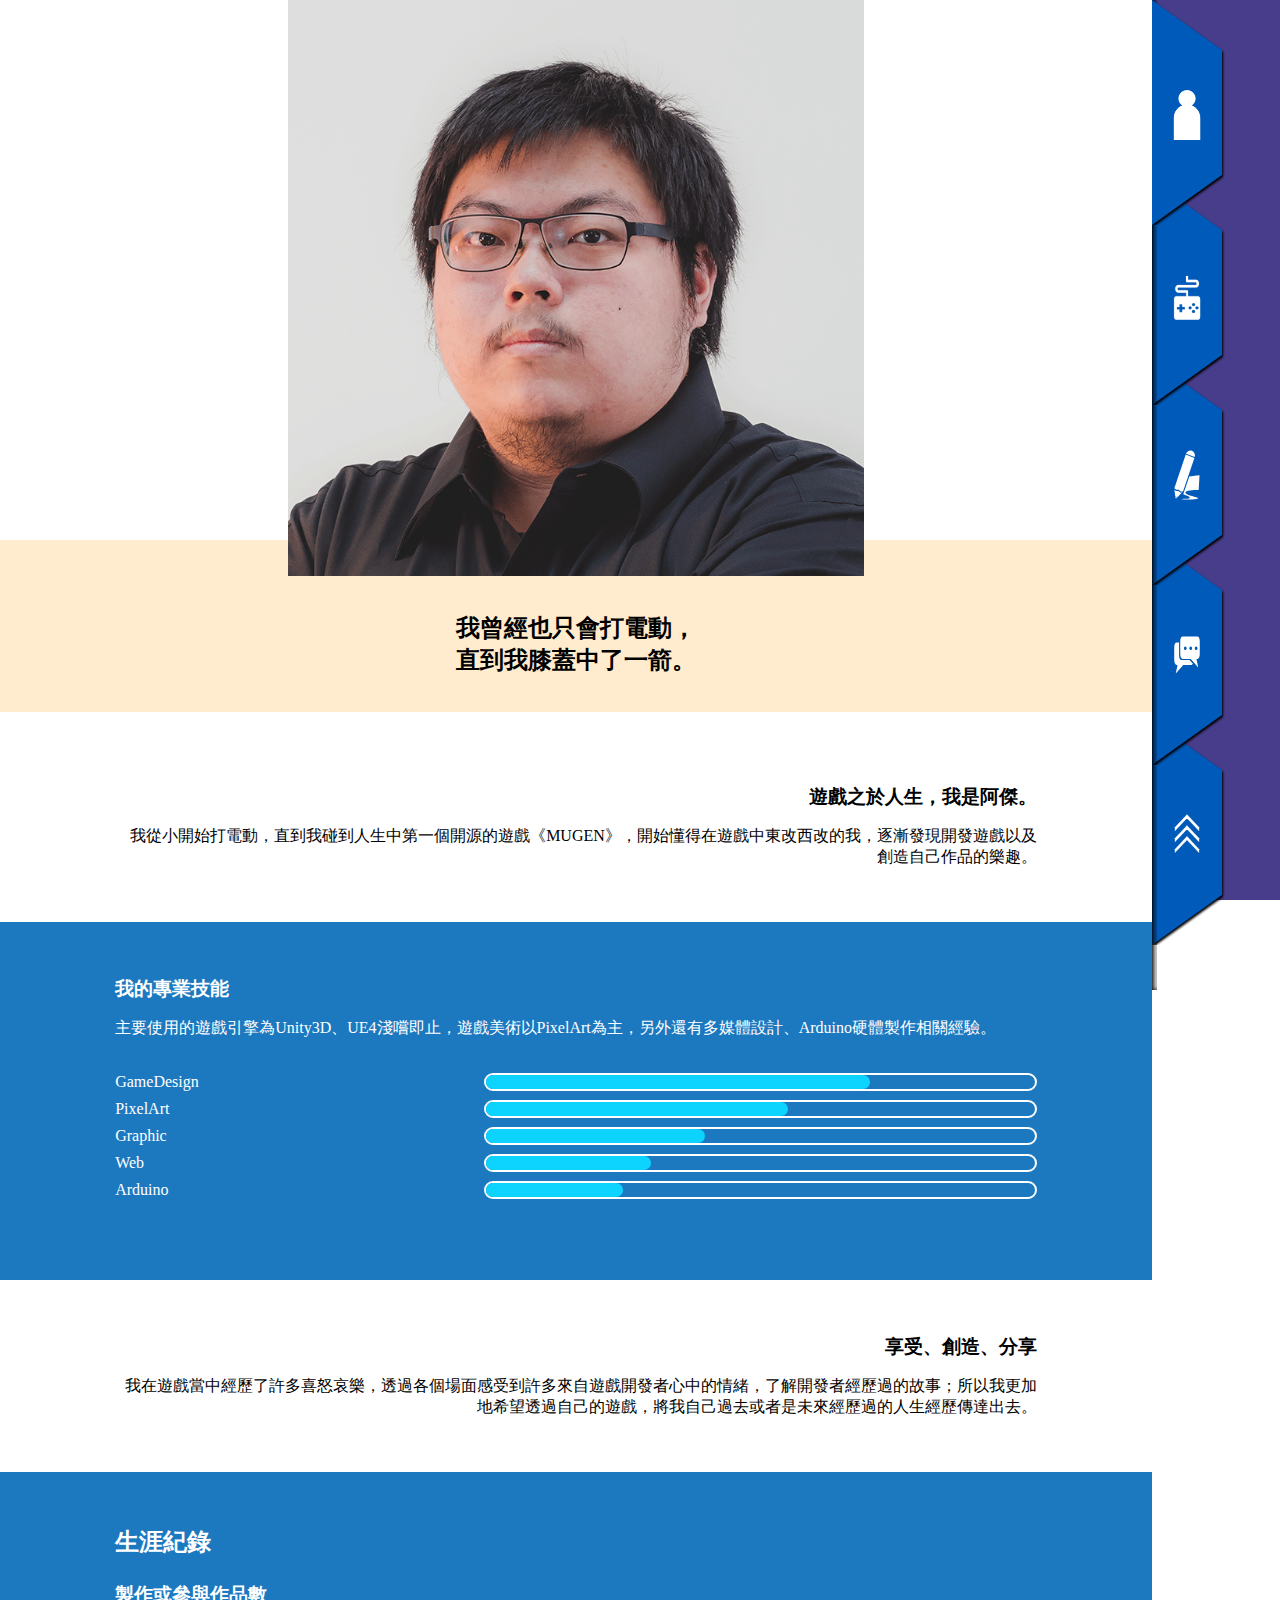
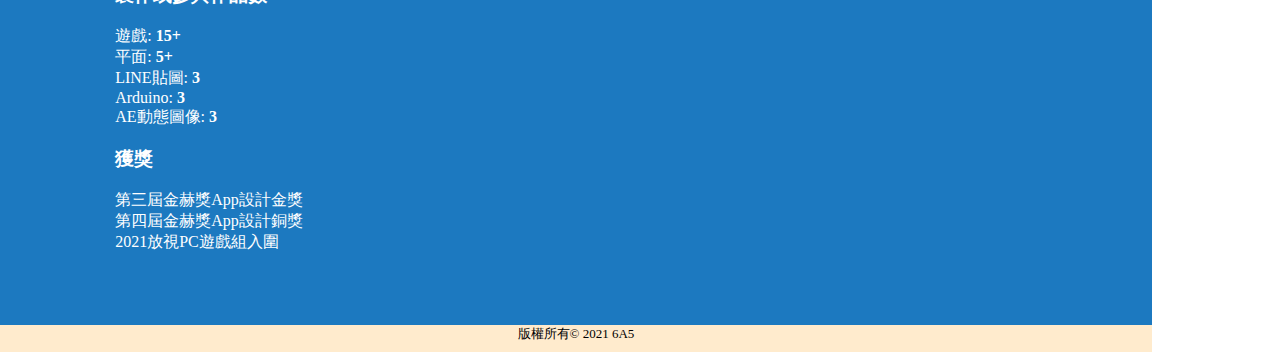
<file: WEB/index.html>
<!DOCTYPE html>
<html lang="TW">
<head>
  <meta charset="UTF-8">
  <meta http-equiv="X-UA-Compatible" content="IE=edge">
  <meta name="viewport" content="width=device-width, initial-scale=1.0">
  <title>關於我</title>
  <link rel="stylesheet" href="style.css">
</head>
<body>
  <div id="top"></div>

  <!-- <div class="test">
    Lorem ipsum dolor sit amet consectetur adipisicing elit. Ex aliquid, repellendus, non hic neque veritatis laboriosam possimus nihil modi minima dolorem beatae architecto explicabo repudiandae illum, necessitatibus minus alias. Asperiores!
  </div> -->

  <div class="head">
    <img src="image/head_photo.png" alt=""  class="head-photo">
    <div class="head-slogon">
      <h2>我曾經也只會打電動，<br>直到我膝蓋中了一箭。</h2><br>
    </div>
  </div>

  <div class="main-info">
    <h3>遊戲之於人生，我是阿傑。</h3>
    <p>我從小開始打電動，直到我碰到人生中第一個開源的遊戲《MUGEN》，開始懂得在遊戲中東改西改的我，逐漸發現開發遊戲以及創造自己作品的樂趣。</p>
  </div>

  <div class="main-work">
    <h3>我的專業技能</h3>
    <p>主要使用的遊戲引擎為Unity3D、UE4淺嚐即止，遊戲美術以PixelArt為主，另外還有多媒體設計、Arduino硬體製作相關經驗。</p>
    <div class="main-work-list-container">
      <div class="main-work-list-item-left">GameDesign</div>
      <div class="main-work-list-item-right">
        <div class="work-score-container">
          <div class="work-score-item score-item-a"></div>
        </div>
      </div>
      <div class="main-work-list-item-left">PixelArt</div>
      <div class="main-work-list-item-right">
        <div class="work-score-container">
          <div class="work-score-item score-item-b"></div>
        </div>
      </div>
      <div class="main-work-list-item-left">Graphic</div>
      <div class="main-work-list-item-right">
        <div class="work-score-container">
          <div class="work-score-item score-item-c"></div>
        </div>
      </div>
      <div class="main-work-list-item-left">Web</div>
      <div class="main-work-list-item-right">
        <div class="work-score-container">
          <div class="work-score-item score-item-d"></div>
        </div>
      </div>
      <div class="main-work-list-item-left">Arduino</div>
      <div class="main-work-list-item-right">
        <div class="work-score-container">
          <div class="work-score-item score-item-e"></div>
        </div>
      </div>
    </div>
  </div>

  <div class="main-dream">
    <h3>享受、創造、分享</h3>
    <p>我在遊戲當中經歷了許多喜怒哀樂，透過各個場面感受到許多來自遊戲開發者心中的情緒，了解開發者經歷過的故事；所以我更加地希望透過自己的遊戲，將我自己過去或者是未來經歷過的人生經歷傳達出去。</p>
  </div>

  <div class="main-project">
    <h2>生涯紀錄</h2>
    <h3>製作或參與作品數</h3>
    <div class="main-prj-content">
      遊戲:  <b>15+</b><br>
      平面:  <b>5+</b><br>
      LINE貼圖:  <b>3</b><br>
      Arduino:  <b>3</b><br>
      AE動態圖像:  <b>3</b>
    </div>
    <h3>獲獎</h3>
    <div class="main-prj-content">
      第三屆金赫獎App設計金獎<br>
      第四屆金赫獎App設計銅獎<br>
      2021放視PC遊戲組入圍<br>
    </div>
  </div>

  <div class="footer">
    <p>版權所有© 2021 6A5</p>
  </div>

  <div class="nav">
    <div class="nav-tab" style="z-index: 11;">
      <a href="#">
        <div class="nav-tab-img"></div>
        <svg version="1.1" id="img" xmlns="http://www.w3.org/2000/svg" xmlns:xlink="http://www.w3.org/1999/xlink" x="0px" y="0px"
        width="167.5px" height="318.5px" viewBox="0 0 167.5 318.5" enable-background="new 0 0 167.5 318.5" xml:space="preserve" class="nav-svg-icon">
        <path fill="#FFFFFF" stroke="#FFFFFF" stroke-miterlimit="10" d="M165.498,177.5c-0.037-36.089-23.01-66.764-55.048-78.128
          c15.134-9.279,25.232-25.97,25.232-45.022c0-29.148-23.63-52.778-52.778-52.778c-29.148,0-52.777,23.629-52.777,52.778
          c0,19.081,10.127,35.794,25.298,45.065c-31.973,11.4-54.886,42.044-54.923,78.086H0.5v141h165v-141H165.498z"/>
        <path fill="#FFFFFF" stroke="#FFFFFF" stroke-miterlimit="10" d="M167.498,177.5c-0.037-36.089-23.01-66.764-55.048-78.128
          c15.134-9.279,25.232-25.97,25.232-45.022c0-29.148-23.63-52.778-52.778-52.778c-29.148,0-52.777,23.629-52.777,52.778
          c0,19.081,10.127,35.794,25.298,45.065c-31.973,11.4-54.886,42.044-54.923,78.086H2.5v141h165v-141H167.498z"/>
        </svg>
      </a>
    </div>
    <div class="nav-tab" style="top:-5%; z-index: 9;">
      <a href="game.html">
        <div class="nav-tab-img"></div>
        <svg version="1.1" id="img" xmlns="http://www.w3.org/2000/svg" xmlns:xlink="http://www.w3.org/1999/xlink" x="0px" y="0px"
          width="167.5px" height="318.5px" viewBox="0 0 167.5 318.5" enable-background="new 0 0 167.5 318.5" xml:space="preserve" class="nav-svg-icon">
        <path fill="#FFFFFF" stroke="#FFFFFF" stroke-miterlimit="10" d="M154.898,166.5H90.5v-28.047c0.105-0.576,0.167-1.173,0.167-1.789
          c0-4.326-2.746-7.837-6.167-7.949V128.5H83H43.886H29c-3.038,0-5.5-3.737-5.5-8.5s2.462-8.5,5.5-8.5h14.886H83h1.5h57v-0.066
          c0.124,0.003,0.244,0.025,0.369,0.025c10.098,0,18.285-10.987,18.285-24.541c0-13.554-8.187-24.541-18.285-24.541
          c-0.125,0-0.245,0.022-0.369,0.025V62.5h-51v-24h-13v32h0.007c0.072,4.32,2.986,7.796,6.576,7.796c0.141,0,0.279-0.015,0.417-0.025
          V78.5H85h39.768H139c3.038,0,5.5,3.737,5.5,8.5s-2.462,8.5-5.5,8.5h-14.232H85h-0.5h-57v0.089c-0.239-0.012-0.474-0.048-0.715-0.048
          c-10.098,0-18.285,10.987-18.285,24.541c0,13.554,8.187,24.541,18.285,24.541c0.242,0,0.476-0.037,0.715-0.049V144.5h51v22H14.184
          c-6.96,0-12.684,8.413-12.684,18.192v115.1c0,9.779,5.724,17.708,12.684,17.708h140.714c6.959,0,12.602-7.929,12.602-17.708v-115.1
          C167.5,174.913,161.858,166.5,154.898,166.5z M70.5,251.5h-17v17h-18v-17h-16v-16h16v-17h18v17h17V251.5z M103.625,251.375
          c-5.799,0-10.5-4.701-10.5-10.5s4.701-10.5,10.5-10.5s10.5,4.701,10.5,10.5S109.424,251.375,103.625,251.375z M125.375,274.5
          c-5.868,0-10.625-4.757-10.625-10.625s4.757-10.625,10.625-10.625S136,258.007,136,263.875S131.243,274.5,125.375,274.5z
          M125.75,230.75c-5.799,0-10.5-4.701-10.5-10.5s4.701-10.5,10.5-10.5s10.5,4.701,10.5,10.5S131.549,230.75,125.75,230.75z
          M147.25,251.875c-5.868,0-10.625-4.757-10.625-10.625s4.757-10.625,10.625-10.625s10.625,4.757,10.625,10.625
          S153.118,251.875,147.25,251.875z"/>
        </svg>
      </a>
    </div>
    <div class="nav-tab" style="top:-10%; z-index: 8;">
      <a href="draw.html">
        <div class="nav-tab-img"></div>
        <svg version="1.1" id="img" xmlns="http://www.w3.org/2000/svg" xmlns:xlink="http://www.w3.org/1999/xlink" x="0px" y="0px"
          width="167.5px" height="318.5px" viewBox="0 0 167.5 318.5" enable-background="new 0 0 167.5 318.5" xml:space="preserve" class="nav-svg-icon">
        <g>
          <g>
            <path fill="#FFFFFF" d="M115.045,4.527C99.993-1.186,83.241,7.565,77.386,24.199l54.934,20.849
              C137.782,28.265,130.098,10.24,115.045,4.527z"/>
            <polygon fill="#FFFFFF" points="40.575,270.922 28.333,261.051 12.956,260.438 3.569,252.871 9.203,296.47 21.903,301.29 
              52.438,271.393 		"/>
            <polygon fill="#FFFFFF" points="75.609,29.417 3.19,243.258 15.432,253.129 30.809,253.741 43.051,263.611 58.429,264.223 
              130.848,50.381 		"/>
          </g>
          <path fill="#FFFFFF" d="M9.412,298.906c-0.053,0.127-0.107,0.252-0.151,0.385c-1.099,3.243,0.495,6.815,3.559,7.979
            c3.064,1.163,6.439-0.523,7.538-3.768c0.045-0.133,0.078-0.267,0.114-0.4L9.412,298.906z"/>
        </g>
        <path fill="#FFFFFF" d="M117.735,255.828c9.625-1.148,41.042-0.925,41.042-0.925s4.891-94.847,4.891-94.848
          c0,0-33.813,2.189-65.239,8.653L59.786,281.868c7.77,3.154,14.911,5.64,20.137,7.239c32.049,9.799,20.172,20.891,11.79,21.445
          c-3.991,0.266-80.692,1.479-80.692,1.479s120.666,7.984,140.421-1.847c17.988-8.952-71.431-20.338-77.369-36.793
          C68.66,258.394,105.913,257.238,117.735,255.828z"/>
        </svg>
      </a>
    </div>
    <div class="nav-tab" style="top:-15%; z-index: 7;">
      <a href="contact.html">
        <div class="nav-tab-img"></div>
        <svg version="1.1" id="img" xmlns="http://www.w3.org/2000/svg" xmlns:xlink="http://www.w3.org/1999/xlink" x="0px" y="0px"
          width="167.5px" height="318.5px" viewBox="0 0 167.5 318.5" enable-background="new 0 0 167.5 318.5" xml:space="preserve" class="nav-svg-icon">
        <path fill="#FFFFFF" d="M100.226,191.456H48.438c-8.326,0-15.076-13.079-15.076-29.211V80.082H17.487
          c-8.327,0-15.077,13.077-15.077,29.21v84.193c0,16.13,6.75,29.209,15.077,29.209h5.878l-11.205,54.323l47.752-54.323h51.788
          c3.744,0,7.163-2.659,9.799-7.038L100.226,191.456z"/>
        <path fill="#FFFFFF" d="M150.013,41.482H55.799c-8.326,0-15.076,13.077-15.076,29.209v84.194c0,16.135,6.75,29.214,15.076,29.214
          h51.788l47.752,54.318L144.134,184.1h5.879c8.327,0,15.077-13.079,15.077-29.214V70.691C165.09,54.56,158.34,41.482,150.013,41.482z
          M72.938,127.73c-4.742,0-8.586-5.049-8.586-11.278c0-6.229,3.844-11.279,8.586-11.279s8.586,5.049,8.586,11.279
          C81.524,122.681,77.68,127.73,72.938,127.73z M107.45,127.73c-4.742,0-8.586-5.049-8.586-11.278c0-6.229,3.844-11.279,8.586-11.279
          c4.741,0,8.586,5.049,8.586,11.279C116.036,122.681,112.191,127.73,107.45,127.73z M141.962,127.73
          c-4.742,0-8.586-5.049-8.586-11.278c0-6.229,3.844-11.279,8.586-11.279c4.741,0,8.586,5.049,8.586,11.279
          C150.548,122.681,146.703,127.73,141.962,127.73z"/>
        </svg>
      </a>
    </div>
    <div class="nav-tab" style="top:-20%; z-index: 6;">
      <a href="#top">
        <div class="nav-tab-img"></div>
        <div class="nav-gotop">
          <svg version="1.1" id="img" xmlns="http://www.w3.org/2000/svg" xmlns:xlink="http://www.w3.org/1999/xlink" x="0px" y="0px"
            width="167.5px" height="318.5px" viewBox="0 0 167.5 318.5" enable-background="new 0 0 167.5 318.5" xml:space="preserve" class="nav-svg-icon">
          <g>
            <polygon fill="#FFFFFF" stroke="#FFFFFF" stroke-miterlimit="10" points="6.982,133.661 83.749,52.18 83.749,28.611 6.982,110.092 
                "/>
            <polygon fill="#FFFFFF" stroke="#FFFFFF" stroke-miterlimit="10" points="83.75,28.611 83.75,52.18 160.518,133.661 
              160.518,110.092 	"/>
          </g>
          <g>
            <polygon fill="#FFFFFF" stroke="#FFFFFF" stroke-miterlimit="10" points="6.981,203.357 83.749,121.877 83.749,98.308 
              6.981,179.789 	"/>
            <polygon fill="#FFFFFF" stroke="#FFFFFF" stroke-miterlimit="10" points="83.749,98.308 83.749,121.877 160.517,203.357 
              160.517,179.789 	"/>
          </g>
          <g>
            <polygon fill="#FFFFFF" stroke="#FFFFFF" stroke-miterlimit="10" points="6.982,273.055 83.75,191.574 83.75,168.005 
              6.982,249.486 	"/>
            <polygon fill="#FFFFFF" stroke="#FFFFFF" stroke-miterlimit="10" points="83.75,168.005 83.75,191.574 160.518,273.055 
              160.518,249.486 	"/>
          </g>
          </svg>
        </div>
      </a>
    </div>
    <div class="nav-inset-shadow"></div>
  </div>
</body>
</html>
</file>
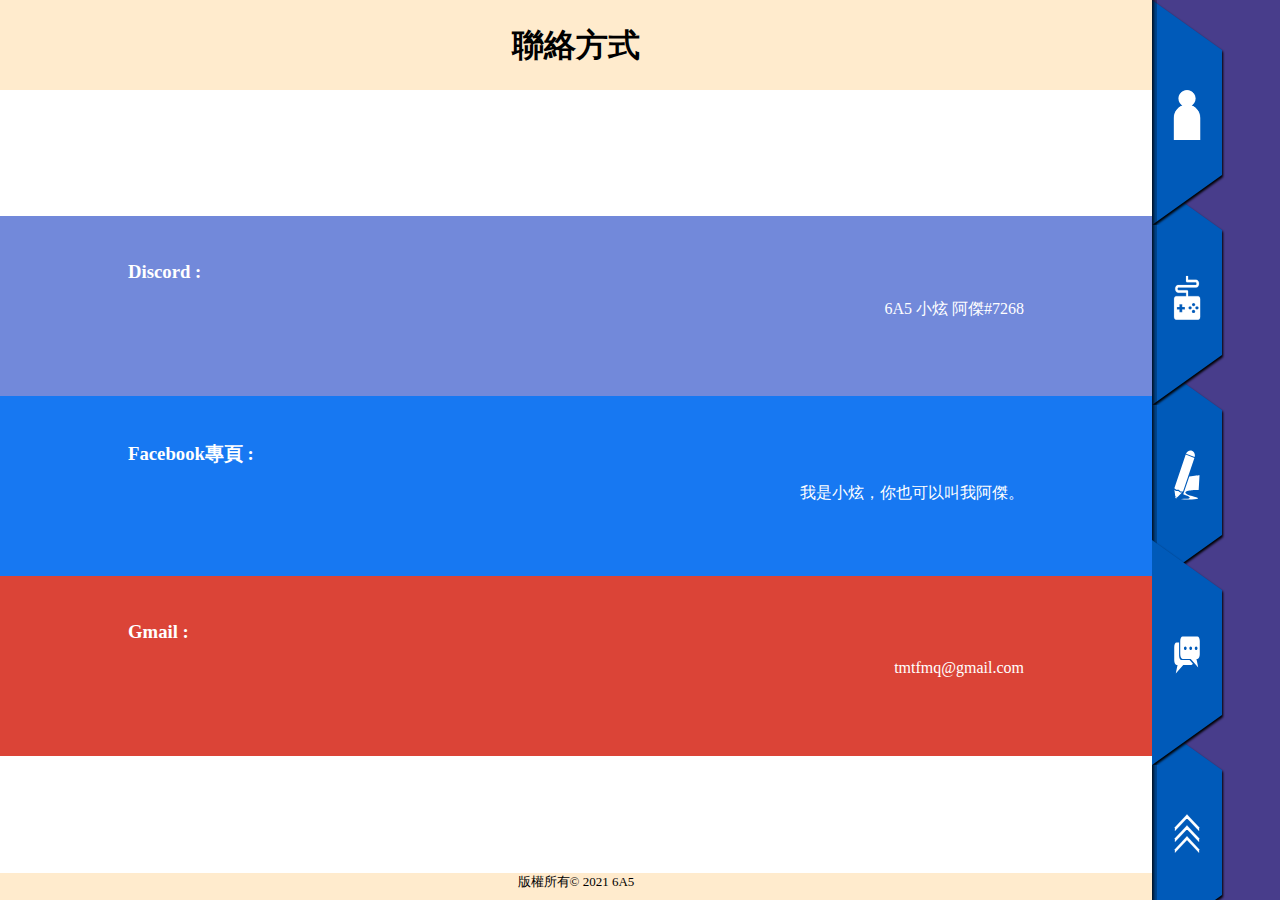
<file: WEB/contact.html>
<!DOCTYPE html>
<html lang="TW">
<head>
  <meta charset="UTF-8">
  <meta http-equiv="X-UA-Compatible" content="IE=edge">
  <meta name="viewport" content="width=device-width, initial-scale=1.0">
  <title>聯絡頁面</title>
  <link rel="stylesheet" href="style.css">
</head>
<body>
  <div id="top"></div>

  <div class="project-head">
    <h1>聯絡方式</h1>
  </div>

  <div class="contact-content">
    <div class="contact-container">
      <div class="contact-dc contact-banner">
        <h3>Discord :</h3>
        <p>6A5 小炫 阿傑#7268</p>
      </div>
      <div class="contact-fb contact-banner">
        <h3>Facebook專頁 :</h3>
        <p>我是小炫，你也可以叫我阿傑。</p>
      </div>
      <div class="contact-em contact-banner">
        <h3>Gmail :</h3>
        <p>tmtfmq@gmail.com</p>
      </div>
    </div>
  </div>

  <div class="footer">
    <p>版權所有© 2021 6A5</p>
  </div>

  <div class="nav">
    <div class="nav-tab" style="z-index: 10;">
      <a href="index.html">
        <div class="nav-tab-img"></div>
        <svg version="1.1" id="img" xmlns="http://www.w3.org/2000/svg" xmlns:xlink="http://www.w3.org/1999/xlink" x="0px" y="0px"
        width="167.5px" height="318.5px" viewBox="0 0 167.5 318.5" enable-background="new 0 0 167.5 318.5" xml:space="preserve" class="nav-svg-icon">
        <path fill="#FFFFFF" stroke="#FFFFFF" stroke-miterlimit="10" d="M165.498,177.5c-0.037-36.089-23.01-66.764-55.048-78.128
          c15.134-9.279,25.232-25.97,25.232-45.022c0-29.148-23.63-52.778-52.778-52.778c-29.148,0-52.777,23.629-52.777,52.778
          c0,19.081,10.127,35.794,25.298,45.065c-31.973,11.4-54.886,42.044-54.923,78.086H0.5v141h165v-141H165.498z"/>
        <path fill="#FFFFFF" stroke="#FFFFFF" stroke-miterlimit="10" d="M167.498,177.5c-0.037-36.089-23.01-66.764-55.048-78.128
          c15.134-9.279,25.232-25.97,25.232-45.022c0-29.148-23.63-52.778-52.778-52.778c-29.148,0-52.777,23.629-52.777,52.778
          c0,19.081,10.127,35.794,25.298,45.065c-31.973,11.4-54.886,42.044-54.923,78.086H2.5v141h165v-141H167.498z"/>
        </svg>
      </a>
    </div>
    <div class="nav-tab" style="top:-5%; z-index: 9;">
      <a href="game.html">
        <div class="nav-tab-img"></div>
        <svg version="1.1" id="img" xmlns="http://www.w3.org/2000/svg" xmlns:xlink="http://www.w3.org/1999/xlink" x="0px" y="0px"
          width="167.5px" height="318.5px" viewBox="0 0 167.5 318.5" enable-background="new 0 0 167.5 318.5" xml:space="preserve" class="nav-svg-icon">
        <path fill="#FFFFFF" stroke="#FFFFFF" stroke-miterlimit="10" d="M154.898,166.5H90.5v-28.047c0.105-0.576,0.167-1.173,0.167-1.789
          c0-4.326-2.746-7.837-6.167-7.949V128.5H83H43.886H29c-3.038,0-5.5-3.737-5.5-8.5s2.462-8.5,5.5-8.5h14.886H83h1.5h57v-0.066
          c0.124,0.003,0.244,0.025,0.369,0.025c10.098,0,18.285-10.987,18.285-24.541c0-13.554-8.187-24.541-18.285-24.541
          c-0.125,0-0.245,0.022-0.369,0.025V62.5h-51v-24h-13v32h0.007c0.072,4.32,2.986,7.796,6.576,7.796c0.141,0,0.279-0.015,0.417-0.025
          V78.5H85h39.768H139c3.038,0,5.5,3.737,5.5,8.5s-2.462,8.5-5.5,8.5h-14.232H85h-0.5h-57v0.089c-0.239-0.012-0.474-0.048-0.715-0.048
          c-10.098,0-18.285,10.987-18.285,24.541c0,13.554,8.187,24.541,18.285,24.541c0.242,0,0.476-0.037,0.715-0.049V144.5h51v22H14.184
          c-6.96,0-12.684,8.413-12.684,18.192v115.1c0,9.779,5.724,17.708,12.684,17.708h140.714c6.959,0,12.602-7.929,12.602-17.708v-115.1
          C167.5,174.913,161.858,166.5,154.898,166.5z M70.5,251.5h-17v17h-18v-17h-16v-16h16v-17h18v17h17V251.5z M103.625,251.375
          c-5.799,0-10.5-4.701-10.5-10.5s4.701-10.5,10.5-10.5s10.5,4.701,10.5,10.5S109.424,251.375,103.625,251.375z M125.375,274.5
          c-5.868,0-10.625-4.757-10.625-10.625s4.757-10.625,10.625-10.625S136,258.007,136,263.875S131.243,274.5,125.375,274.5z
          M125.75,230.75c-5.799,0-10.5-4.701-10.5-10.5s4.701-10.5,10.5-10.5s10.5,4.701,10.5,10.5S131.549,230.75,125.75,230.75z
          M147.25,251.875c-5.868,0-10.625-4.757-10.625-10.625s4.757-10.625,10.625-10.625s10.625,4.757,10.625,10.625
          S153.118,251.875,147.25,251.875z"/>
        </svg>
      </a>
    </div>
    <div class="nav-tab" style="top:-10%; z-index: 8;">
      <a href="draw.html">
        <div class="nav-tab-img"></div>
        <svg version="1.1" id="img" xmlns="http://www.w3.org/2000/svg" xmlns:xlink="http://www.w3.org/1999/xlink" x="0px" y="0px"
          width="167.5px" height="318.5px" viewBox="0 0 167.5 318.5" enable-background="new 0 0 167.5 318.5" xml:space="preserve" class="nav-svg-icon">
        <g>
          <g>
            <path fill="#FFFFFF" d="M115.045,4.527C99.993-1.186,83.241,7.565,77.386,24.199l54.934,20.849
              C137.782,28.265,130.098,10.24,115.045,4.527z"/>
            <polygon fill="#FFFFFF" points="40.575,270.922 28.333,261.051 12.956,260.438 3.569,252.871 9.203,296.47 21.903,301.29 
              52.438,271.393 		"/>
            <polygon fill="#FFFFFF" points="75.609,29.417 3.19,243.258 15.432,253.129 30.809,253.741 43.051,263.611 58.429,264.223 
              130.848,50.381 		"/>
          </g>
          <path fill="#FFFFFF" d="M9.412,298.906c-0.053,0.127-0.107,0.252-0.151,0.385c-1.099,3.243,0.495,6.815,3.559,7.979
            c3.064,1.163,6.439-0.523,7.538-3.768c0.045-0.133,0.078-0.267,0.114-0.4L9.412,298.906z"/>
        </g>
        <path fill="#FFFFFF" d="M117.735,255.828c9.625-1.148,41.042-0.925,41.042-0.925s4.891-94.847,4.891-94.848
          c0,0-33.813,2.189-65.239,8.653L59.786,281.868c7.77,3.154,14.911,5.64,20.137,7.239c32.049,9.799,20.172,20.891,11.79,21.445
          c-3.991,0.266-80.692,1.479-80.692,1.479s120.666,7.984,140.421-1.847c17.988-8.952-71.431-20.338-77.369-36.793
          C68.66,258.394,105.913,257.238,117.735,255.828z"/>
        </svg>
      </a>
    </div>
    <div class="nav-tab" style="top:-15%; z-index: 11;">
      <a href="#">
        <div class="nav-tab-img"></div>
        <svg version="1.1" id="img" xmlns="http://www.w3.org/2000/svg" xmlns:xlink="http://www.w3.org/1999/xlink" x="0px" y="0px"
          width="167.5px" height="318.5px" viewBox="0 0 167.5 318.5" enable-background="new 0 0 167.5 318.5" xml:space="preserve" class="nav-svg-icon">
        <path fill="#FFFFFF" d="M100.226,191.456H48.438c-8.326,0-15.076-13.079-15.076-29.211V80.082H17.487
          c-8.327,0-15.077,13.077-15.077,29.21v84.193c0,16.13,6.75,29.209,15.077,29.209h5.878l-11.205,54.323l47.752-54.323h51.788
          c3.744,0,7.163-2.659,9.799-7.038L100.226,191.456z"/>
        <path fill="#FFFFFF" d="M150.013,41.482H55.799c-8.326,0-15.076,13.077-15.076,29.209v84.194c0,16.135,6.75,29.214,15.076,29.214
          h51.788l47.752,54.318L144.134,184.1h5.879c8.327,0,15.077-13.079,15.077-29.214V70.691C165.09,54.56,158.34,41.482,150.013,41.482z
          M72.938,127.73c-4.742,0-8.586-5.049-8.586-11.278c0-6.229,3.844-11.279,8.586-11.279s8.586,5.049,8.586,11.279
          C81.524,122.681,77.68,127.73,72.938,127.73z M107.45,127.73c-4.742,0-8.586-5.049-8.586-11.278c0-6.229,3.844-11.279,8.586-11.279
          c4.741,0,8.586,5.049,8.586,11.279C116.036,122.681,112.191,127.73,107.45,127.73z M141.962,127.73
          c-4.742,0-8.586-5.049-8.586-11.278c0-6.229,3.844-11.279,8.586-11.279c4.741,0,8.586,5.049,8.586,11.279
          C150.548,122.681,146.703,127.73,141.962,127.73z"/>
        </svg>
      </a>
    </div>
    <div class="nav-tab" style="top:-20%; z-index: 6;">
      <a href="#top">
        <div class="nav-tab-img"></div>
        <div class="nav-gotop">
          <svg version="1.1" id="img" xmlns="http://www.w3.org/2000/svg" xmlns:xlink="http://www.w3.org/1999/xlink" x="0px" y="0px"
            width="167.5px" height="318.5px" viewBox="0 0 167.5 318.5" enable-background="new 0 0 167.5 318.5" xml:space="preserve" class="nav-svg-icon">
          <g>
            <polygon fill="#FFFFFF" stroke="#FFFFFF" stroke-miterlimit="10" points="6.982,133.661 83.749,52.18 83.749,28.611 6.982,110.092 
                "/>
            <polygon fill="#FFFFFF" stroke="#FFFFFF" stroke-miterlimit="10" points="83.75,28.611 83.75,52.18 160.518,133.661 
              160.518,110.092 	"/>
          </g>
          <g>
            <polygon fill="#FFFFFF" stroke="#FFFFFF" stroke-miterlimit="10" points="6.981,203.357 83.749,121.877 83.749,98.308 
              6.981,179.789 	"/>
            <polygon fill="#FFFFFF" stroke="#FFFFFF" stroke-miterlimit="10" points="83.749,98.308 83.749,121.877 160.517,203.357 
              160.517,179.789 	"/>
          </g>
          <g>
            <polygon fill="#FFFFFF" stroke="#FFFFFF" stroke-miterlimit="10" points="6.982,273.055 83.75,191.574 83.75,168.005 
              6.982,249.486 	"/>
            <polygon fill="#FFFFFF" stroke="#FFFFFF" stroke-miterlimit="10" points="83.75,168.005 83.75,191.574 160.518,273.055 
              160.518,249.486 	"/>
          </g>
          </svg>
        </div>
      </a>
    </div>
    <div class="nav-inset-shadow"></div>
  </div>

  <script>
    var slideIndex = [1,1,1,1]; // 建立索引
    var slideId = ["slides1","slides2","slides3","slides4"]
    reset(slideId);
    function reset(x) {
      var i;
      for (i = 0; i < x.length; i++) {
        showDivs(1,i);
      }
    }

    function plusDivs(n, no) { // 按鈕功能 加減索引數
      showDivs(slideIndex[no] += n, no);
    }

    function showDivs(n, no) {
      var i; // 陣列 用來隱藏所有圖片
      var x = document.getElementsByClassName(slideId[no]); // 取得所有mySlides
      if (n > x.length) {slideIndex[no] = 1}; // 避免超過索引數
      if (n < 1) {slideIndex[no] = x.length}; // 避免小於1
      for (i = 0; i < x.length; i++) { // 隱藏圖片
        x[i].style.display = "none";
      }
      x[slideIndex[no] - 1].style.display = "block"; // 顯示索引數圖片
    }
  </script>
</body>
</html>
</file>
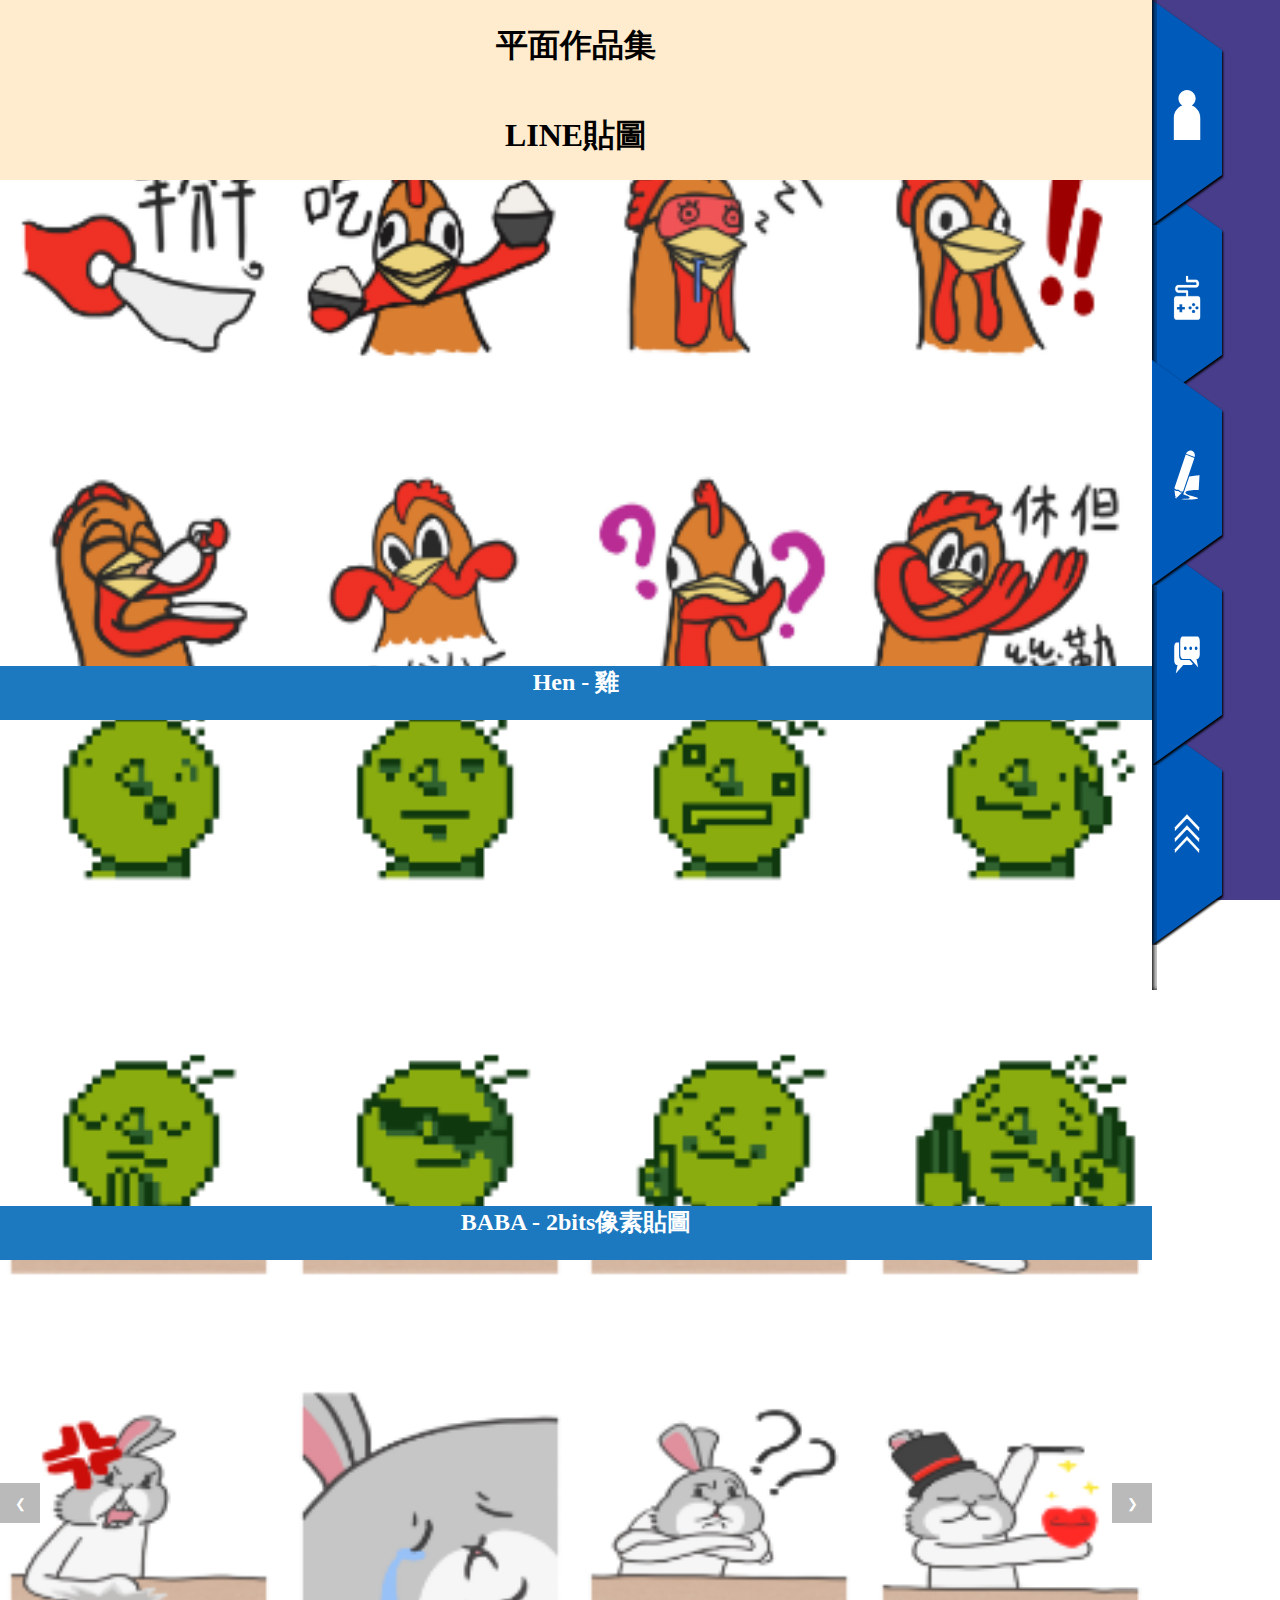
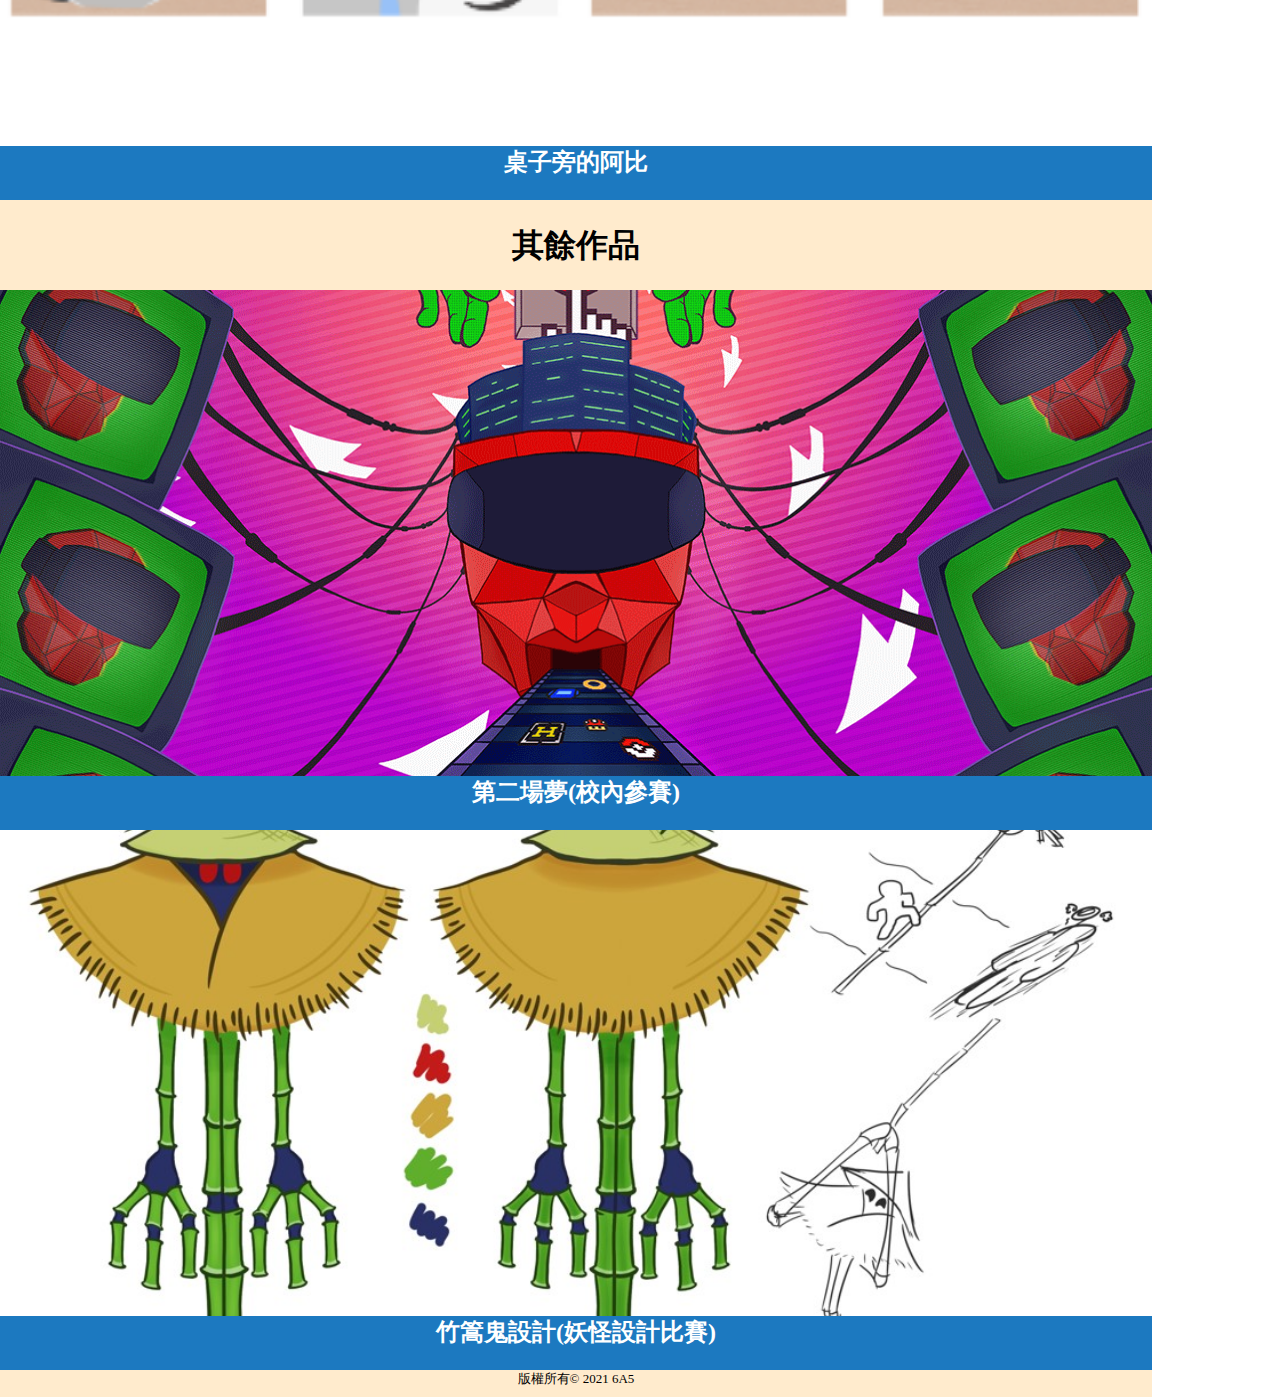
<file: WEB/draw.html>
<!DOCTYPE html>
<html lang="TW">
<head>
  <meta charset="UTF-8">
  <meta http-equiv="X-UA-Compatible" content="IE=edge">
  <meta name="viewport" content="width=device-width, initial-scale=1.0">
  <title>平面作品</title>
  <link rel="stylesheet" href="style.css">
</head>
<body>
  <div id="top"></div>

  <div class="project-head">
    <h1>平面作品集</h1>
  </div>

  <div class="project-head">
    <h1>LINE貼圖</h1>
  </div>

  <div class="draw-card">
    <div class="draw-image-slider-container">
      <img src="image/draw/hen2.png" alt="這是一張畫面截圖" class="gallery-img">
    </div>
    <div class="draw-title">
      <h2>Hen - 雞</h2>
    </div>
  </div>

  <div class="draw-card">
    <div class="draw-image-slider-container">
      <img src="image/draw/baba2.png" alt="這是一張畫面截圖" class="gallery-img">
    </div>
    <div class="draw-title">
      <h2>BABA - 2bits像素貼圖</h2>
    </div>
  </div>

  <div class="draw-card">
    <div class="draw-image-slider-container">
      <img src="image/draw/abi2.png" alt="這是一張畫面截圖" class="gallery-img slides1">
      <img src="image/draw/abi3.png" alt="這是一張畫面截圖" class="gallery-img slides1">
      <button class="btn-slide slide-left" onclick="plusDivs(-1, 0)">&#10094;</button>
      <button class="btn-slide slide-right" onclick="plusDivs(1, 0)">&#10095;</button>
    </div>
    <div class="draw-title">
      <h2>桌子旁的阿比</h2>
    </div>
  </div>

  <div class="project-head">
    <h1>其餘作品</h1>
  </div>
  
  <div class="draw-card">
    <div class="draw-image-slider-container">
      <img src="image/draw/TSD.png" alt="這是一張畫面截圖" class="gallery-img">
    </div>
    <div class="draw-title">
      <h2>第二場夢(校內參賽)</h2>
    </div>
  </div>

  <div class="draw-card">
    <div class="draw-image-slider-container">
      <img src="image/draw/other1.jpg" alt="這是一張畫面截圖" class="gallery-img">
    </div>
    <div class="draw-title">
      <h2>竹篙鬼設計(妖怪設計比賽)</h2>
    </div>
  </div>

  <div class="footer">
    <p>版權所有© 2021 6A5</p>
  </div>

  <div class="nav">
    <div class="nav-tab" style="z-index: 9;">
      <a href="index.html">
        <div class="nav-tab-img"></div>
        <svg version="1.1" id="img" xmlns="http://www.w3.org/2000/svg" xmlns:xlink="http://www.w3.org/1999/xlink" x="0px" y="0px"
        width="167.5px" height="318.5px" viewBox="0 0 167.5 318.5" enable-background="new 0 0 167.5 318.5" xml:space="preserve" class="nav-svg-icon">
        <path fill="#FFFFFF" stroke="#FFFFFF" stroke-miterlimit="10" d="M165.498,177.5c-0.037-36.089-23.01-66.764-55.048-78.128
          c15.134-9.279,25.232-25.97,25.232-45.022c0-29.148-23.63-52.778-52.778-52.778c-29.148,0-52.777,23.629-52.777,52.778
          c0,19.081,10.127,35.794,25.298,45.065c-31.973,11.4-54.886,42.044-54.923,78.086H0.5v141h165v-141H165.498z"/>
        <path fill="#FFFFFF" stroke="#FFFFFF" stroke-miterlimit="10" d="M167.498,177.5c-0.037-36.089-23.01-66.764-55.048-78.128
          c15.134-9.279,25.232-25.97,25.232-45.022c0-29.148-23.63-52.778-52.778-52.778c-29.148,0-52.777,23.629-52.777,52.778
          c0,19.081,10.127,35.794,25.298,45.065c-31.973,11.4-54.886,42.044-54.923,78.086H2.5v141h165v-141H167.498z"/>
        </svg>
      </a>
    </div>
    <div class="nav-tab" style="top:-5%; z-index: 8;">
      <a href="game.html">
        <div class="nav-tab-img"></div>
        <svg version="1.1" id="img" xmlns="http://www.w3.org/2000/svg" xmlns:xlink="http://www.w3.org/1999/xlink" x="0px" y="0px"
          width="167.5px" height="318.5px" viewBox="0 0 167.5 318.5" enable-background="new 0 0 167.5 318.5" xml:space="preserve" class="nav-svg-icon">
        <path fill="#FFFFFF" stroke="#FFFFFF" stroke-miterlimit="10" d="M154.898,166.5H90.5v-28.047c0.105-0.576,0.167-1.173,0.167-1.789
          c0-4.326-2.746-7.837-6.167-7.949V128.5H83H43.886H29c-3.038,0-5.5-3.737-5.5-8.5s2.462-8.5,5.5-8.5h14.886H83h1.5h57v-0.066
          c0.124,0.003,0.244,0.025,0.369,0.025c10.098,0,18.285-10.987,18.285-24.541c0-13.554-8.187-24.541-18.285-24.541
          c-0.125,0-0.245,0.022-0.369,0.025V62.5h-51v-24h-13v32h0.007c0.072,4.32,2.986,7.796,6.576,7.796c0.141,0,0.279-0.015,0.417-0.025
          V78.5H85h39.768H139c3.038,0,5.5,3.737,5.5,8.5s-2.462,8.5-5.5,8.5h-14.232H85h-0.5h-57v0.089c-0.239-0.012-0.474-0.048-0.715-0.048
          c-10.098,0-18.285,10.987-18.285,24.541c0,13.554,8.187,24.541,18.285,24.541c0.242,0,0.476-0.037,0.715-0.049V144.5h51v22H14.184
          c-6.96,0-12.684,8.413-12.684,18.192v115.1c0,9.779,5.724,17.708,12.684,17.708h140.714c6.959,0,12.602-7.929,12.602-17.708v-115.1
          C167.5,174.913,161.858,166.5,154.898,166.5z M70.5,251.5h-17v17h-18v-17h-16v-16h16v-17h18v17h17V251.5z M103.625,251.375
          c-5.799,0-10.5-4.701-10.5-10.5s4.701-10.5,10.5-10.5s10.5,4.701,10.5,10.5S109.424,251.375,103.625,251.375z M125.375,274.5
          c-5.868,0-10.625-4.757-10.625-10.625s4.757-10.625,10.625-10.625S136,258.007,136,263.875S131.243,274.5,125.375,274.5z
          M125.75,230.75c-5.799,0-10.5-4.701-10.5-10.5s4.701-10.5,10.5-10.5s10.5,4.701,10.5,10.5S131.549,230.75,125.75,230.75z
          M147.25,251.875c-5.868,0-10.625-4.757-10.625-10.625s4.757-10.625,10.625-10.625s10.625,4.757,10.625,10.625
          S153.118,251.875,147.25,251.875z"/>
        </svg>
      </a>
    </div>
    <div class="nav-tab" style="top:-10%; z-index: 11;">
      <a href="#">
        <div class="nav-tab-img"></div>
        <svg version="1.1" id="img" xmlns="http://www.w3.org/2000/svg" xmlns:xlink="http://www.w3.org/1999/xlink" x="0px" y="0px"
          width="167.5px" height="318.5px" viewBox="0 0 167.5 318.5" enable-background="new 0 0 167.5 318.5" xml:space="preserve" class="nav-svg-icon">
        <g>
          <g>
            <path fill="#FFFFFF" d="M115.045,4.527C99.993-1.186,83.241,7.565,77.386,24.199l54.934,20.849
              C137.782,28.265,130.098,10.24,115.045,4.527z"/>
            <polygon fill="#FFFFFF" points="40.575,270.922 28.333,261.051 12.956,260.438 3.569,252.871 9.203,296.47 21.903,301.29 
              52.438,271.393 		"/>
            <polygon fill="#FFFFFF" points="75.609,29.417 3.19,243.258 15.432,253.129 30.809,253.741 43.051,263.611 58.429,264.223 
              130.848,50.381 		"/>
          </g>
          <path fill="#FFFFFF" d="M9.412,298.906c-0.053,0.127-0.107,0.252-0.151,0.385c-1.099,3.243,0.495,6.815,3.559,7.979
            c3.064,1.163,6.439-0.523,7.538-3.768c0.045-0.133,0.078-0.267,0.114-0.4L9.412,298.906z"/>
        </g>
        <path fill="#FFFFFF" d="M117.735,255.828c9.625-1.148,41.042-0.925,41.042-0.925s4.891-94.847,4.891-94.848
          c0,0-33.813,2.189-65.239,8.653L59.786,281.868c7.77,3.154,14.911,5.64,20.137,7.239c32.049,9.799,20.172,20.891,11.79,21.445
          c-3.991,0.266-80.692,1.479-80.692,1.479s120.666,7.984,140.421-1.847c17.988-8.952-71.431-20.338-77.369-36.793
          C68.66,258.394,105.913,257.238,117.735,255.828z"/>
        </svg>
      </a>
    </div>
    <div class="nav-tab" style="top:-15%; z-index: 7;">
      <a href="contact.html">
        <div class="nav-tab-img"></div>
        <svg version="1.1" id="img" xmlns="http://www.w3.org/2000/svg" xmlns:xlink="http://www.w3.org/1999/xlink" x="0px" y="0px"
          width="167.5px" height="318.5px" viewBox="0 0 167.5 318.5" enable-background="new 0 0 167.5 318.5" xml:space="preserve" class="nav-svg-icon">
        <path fill="#FFFFFF" d="M100.226,191.456H48.438c-8.326,0-15.076-13.079-15.076-29.211V80.082H17.487
          c-8.327,0-15.077,13.077-15.077,29.21v84.193c0,16.13,6.75,29.209,15.077,29.209h5.878l-11.205,54.323l47.752-54.323h51.788
          c3.744,0,7.163-2.659,9.799-7.038L100.226,191.456z"/>
        <path fill="#FFFFFF" d="M150.013,41.482H55.799c-8.326,0-15.076,13.077-15.076,29.209v84.194c0,16.135,6.75,29.214,15.076,29.214
          h51.788l47.752,54.318L144.134,184.1h5.879c8.327,0,15.077-13.079,15.077-29.214V70.691C165.09,54.56,158.34,41.482,150.013,41.482z
          M72.938,127.73c-4.742,0-8.586-5.049-8.586-11.278c0-6.229,3.844-11.279,8.586-11.279s8.586,5.049,8.586,11.279
          C81.524,122.681,77.68,127.73,72.938,127.73z M107.45,127.73c-4.742,0-8.586-5.049-8.586-11.278c0-6.229,3.844-11.279,8.586-11.279
          c4.741,0,8.586,5.049,8.586,11.279C116.036,122.681,112.191,127.73,107.45,127.73z M141.962,127.73
          c-4.742,0-8.586-5.049-8.586-11.278c0-6.229,3.844-11.279,8.586-11.279c4.741,0,8.586,5.049,8.586,11.279
          C150.548,122.681,146.703,127.73,141.962,127.73z"/>
        </svg>
      </a>
    </div>
    <div class="nav-tab" style="top:-20%; z-index: 6;">
      <a href="#top">
        <div class="nav-tab-img"></div>
        <div class="nav-gotop">
          <svg version="1.1" id="img" xmlns="http://www.w3.org/2000/svg" xmlns:xlink="http://www.w3.org/1999/xlink" x="0px" y="0px"
            width="167.5px" height="318.5px" viewBox="0 0 167.5 318.5" enable-background="new 0 0 167.5 318.5" xml:space="preserve" class="nav-svg-icon">
          <g>
            <polygon fill="#FFFFFF" stroke="#FFFFFF" stroke-miterlimit="10" points="6.982,133.661 83.749,52.18 83.749,28.611 6.982,110.092 
                "/>
            <polygon fill="#FFFFFF" stroke="#FFFFFF" stroke-miterlimit="10" points="83.75,28.611 83.75,52.18 160.518,133.661 
              160.518,110.092 	"/>
          </g>
          <g>
            <polygon fill="#FFFFFF" stroke="#FFFFFF" stroke-miterlimit="10" points="6.981,203.357 83.749,121.877 83.749,98.308 
              6.981,179.789 	"/>
            <polygon fill="#FFFFFF" stroke="#FFFFFF" stroke-miterlimit="10" points="83.749,98.308 83.749,121.877 160.517,203.357 
              160.517,179.789 	"/>
          </g>
          <g>
            <polygon fill="#FFFFFF" stroke="#FFFFFF" stroke-miterlimit="10" points="6.982,273.055 83.75,191.574 83.75,168.005 
              6.982,249.486 	"/>
            <polygon fill="#FFFFFF" stroke="#FFFFFF" stroke-miterlimit="10" points="83.75,168.005 83.75,191.574 160.518,273.055 
              160.518,249.486 	"/>
          </g>
          </svg>
        </div>
      </a>
    </div>
    <div class="nav-inset-shadow"></div>
  </div>

  <script>
    var slideIndex = [1,1]; // 建立索引
    var slideId = ["slides1","slides2"]
    reset(slideId);
    function reset(x) {
      var i;
      for (i = 0; i < x.length; i++) {
        showDivs(1,i);
      }
    }

    function plusDivs(n, no) { // 按鈕功能 加減索引數
      showDivs(slideIndex[no] += n, no);
    }

    function showDivs(n, no) {
      var i; // 陣列 用來隱藏所有圖片
      var x = document.getElementsByClassName(slideId[no]); // 取得所有mySlides
      if (n > x.length) {slideIndex[no] = 1}; // 避免超過索引數
      if (n < 1) {slideIndex[no] = x.length}; // 避免小於1
      for (i = 0; i < x.length; i++) { // 隱藏圖片
        x[i].style.display = "none";
      }
      x[slideIndex[no] - 1].style.display = "block"; // 顯示索引數圖片
    }
  </script>
</body>
</html>
</file>
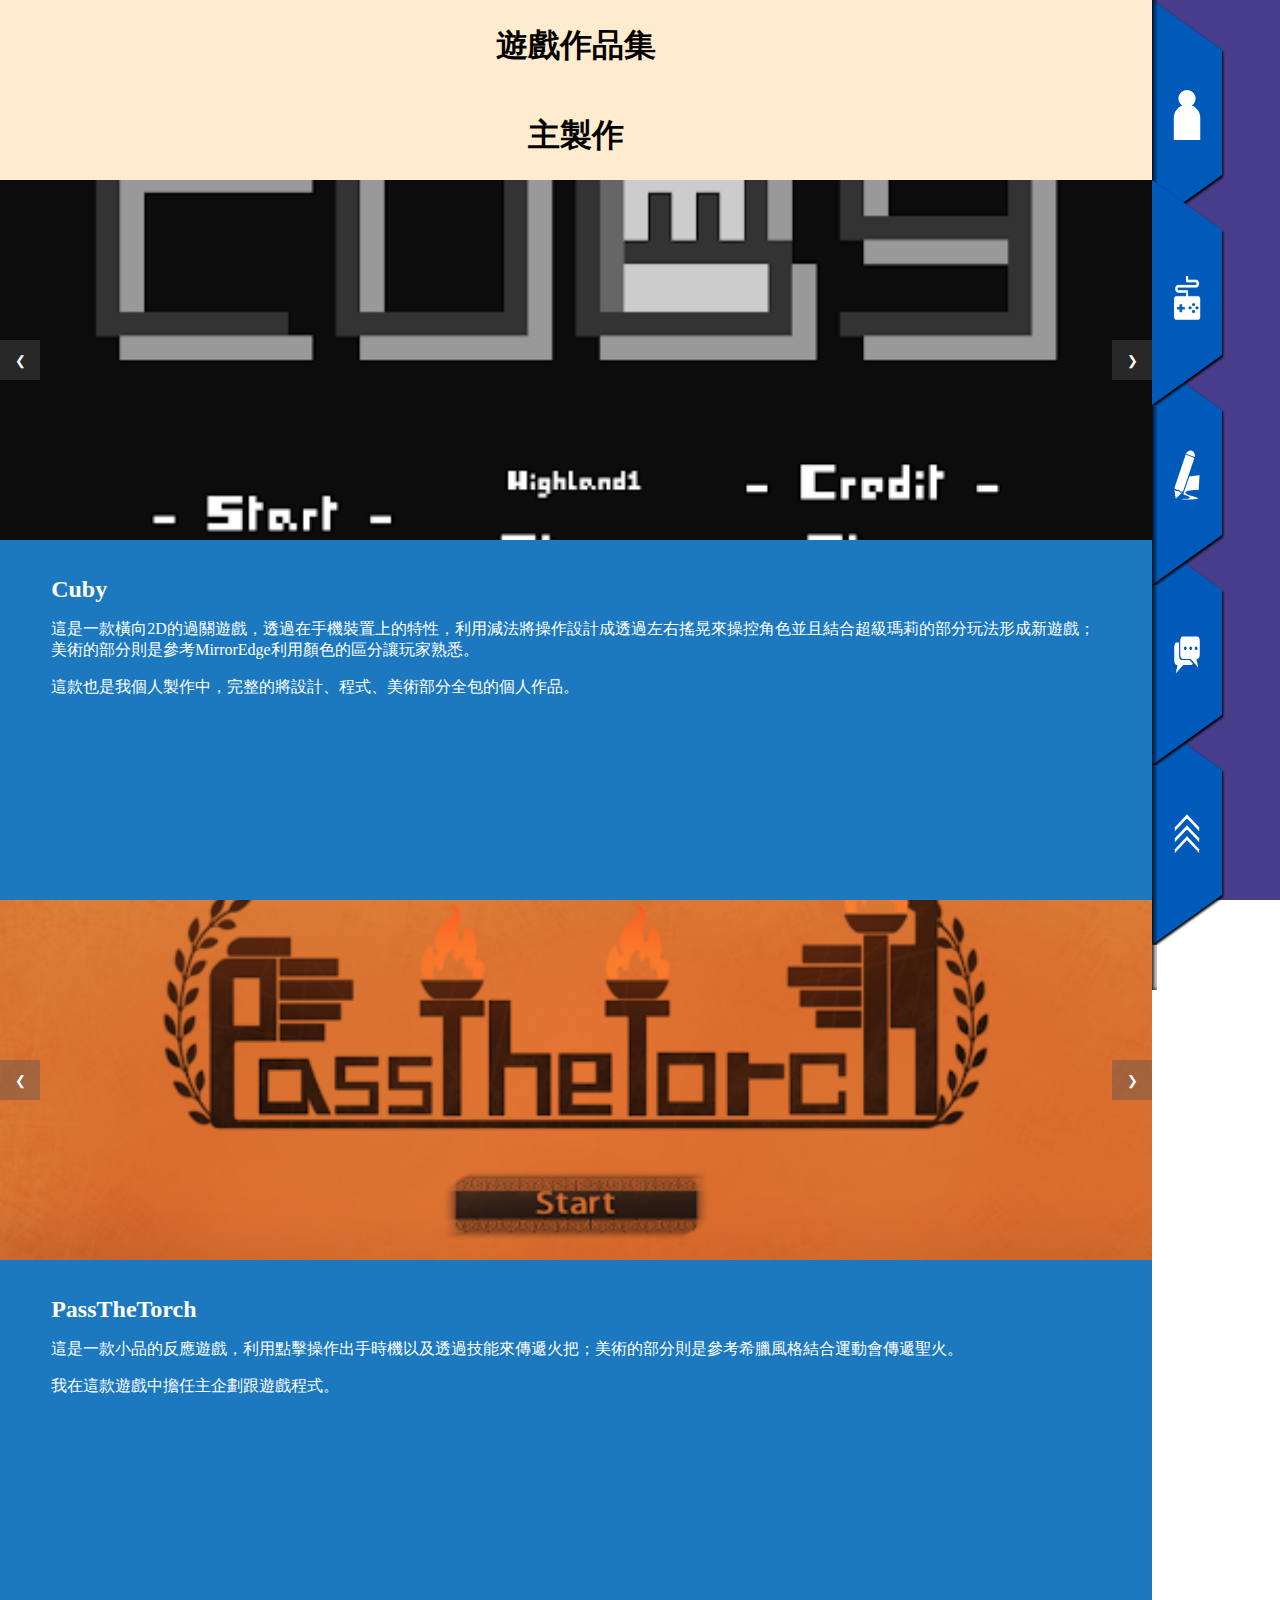
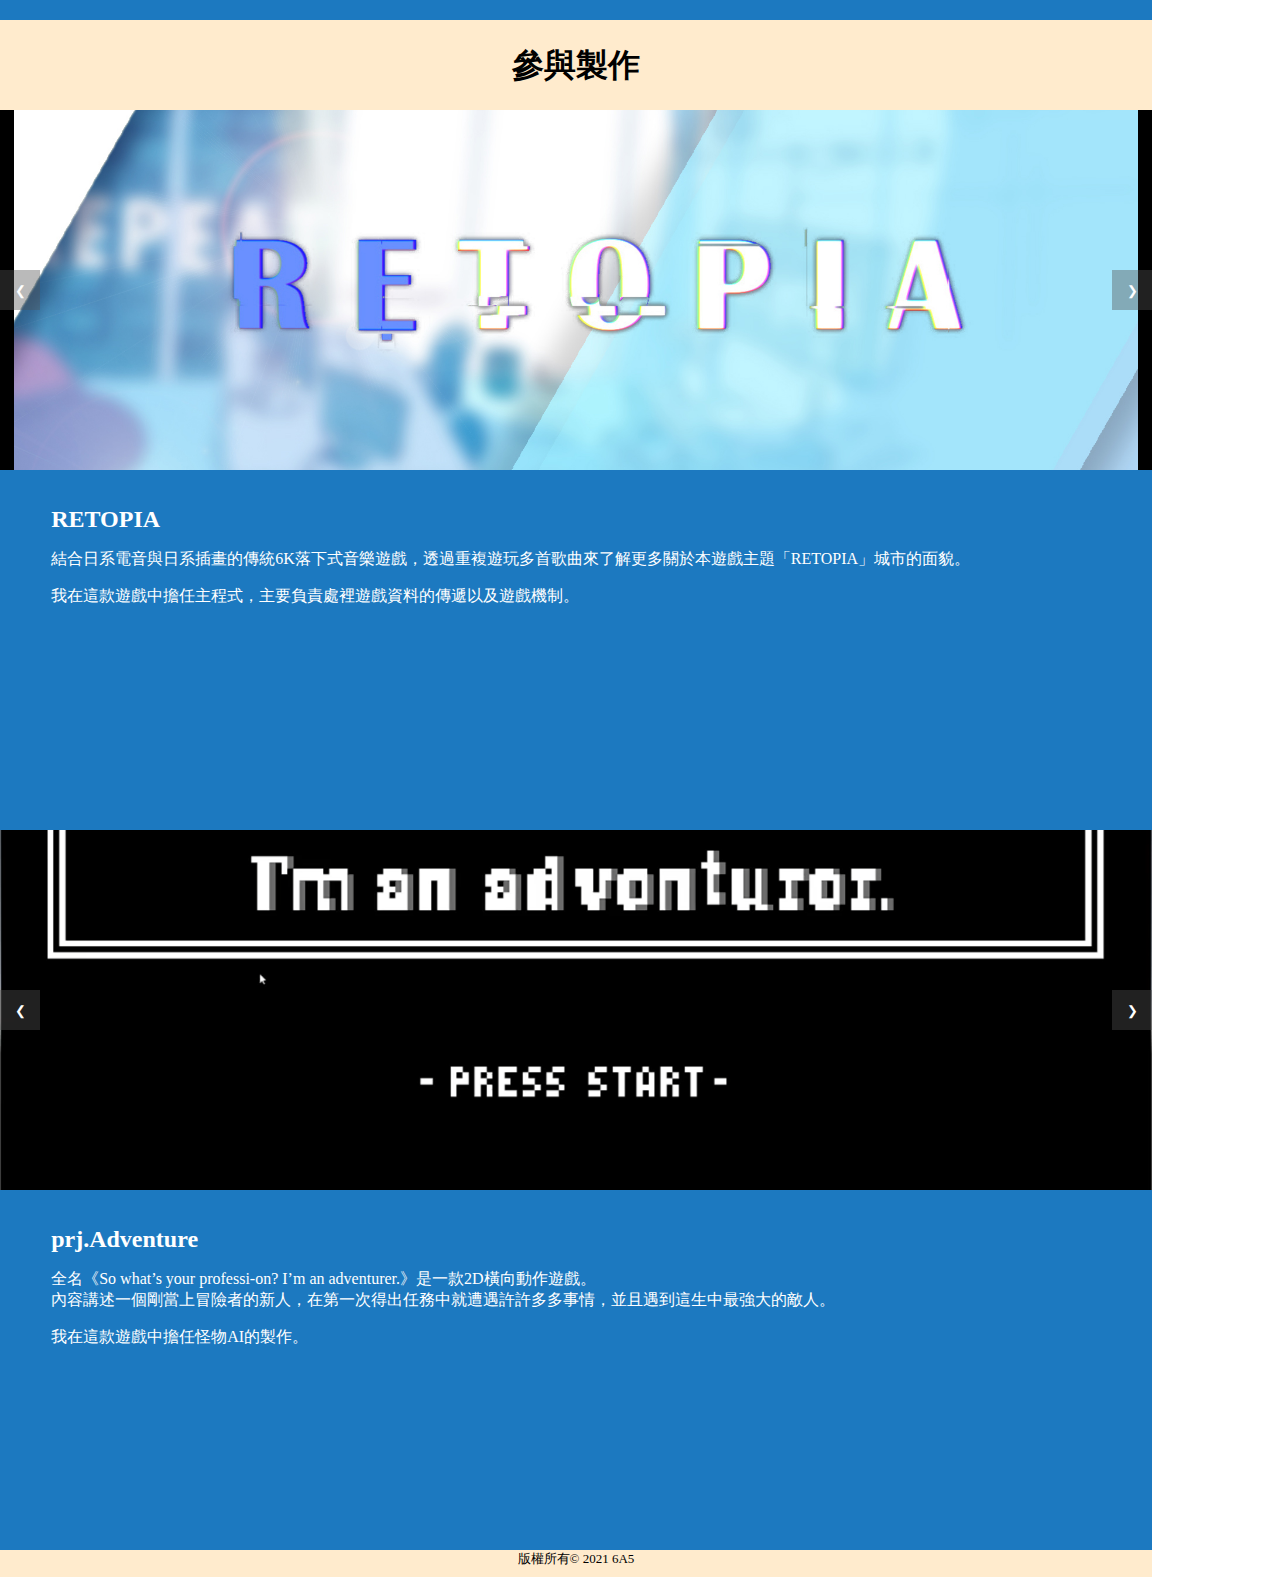
<file: WEB/game.html>
<!DOCTYPE html>
<html lang="TW">
<head>
  <meta charset="UTF-8">
  <meta http-equiv="X-UA-Compatible" content="IE=edge">
  <meta name="viewport" content="width=device-width, initial-scale=1.0">
  <title>遊戲作品</title>
  <link rel="stylesheet" href="style.css">
</head>
<body>
  <div id="top"></div>

  <div class="project-head">
    <h1>遊戲作品集</h1>
  </div>

  <div class="project-head">
    <h1>主製作</h1>
  </div>

  <div class="project-card">
    <div class="project-image-slider-container">
      <img src="image/game/cuby1.webp" alt="這是一張畫面截圖" class="gallery-img slides1">
      <img src="image/game/cuby2.webp" alt="這是一張畫面截圖" class="gallery-img slides1">
      <img src="image/game/cuby3.webp" alt="這是一張畫面截圖" class="gallery-img slides1">
      <button class="btn-slide slide-left" onclick="plusDivs(-1, 0)">&#10094;</button>
      <button class="btn-slide slide-right" onclick="plusDivs(1, 0)">&#10095;</button>
    </div>
  
    <div class="project-description">
      <h2>Cuby</h2>
      <p>這是一款橫向2D的過關遊戲，透過在手機裝置上的特性，利用減法將操作設計成透過左右搖晃來操控角色並且結合超級瑪莉的部分玩法形成新遊戲；美術的部分則是參考MirrorEdge利用顏色的區分讓玩家熟悉。</p>
      <p>這款也是我個人製作中，完整的將設計、程式、美術部分全包的個人作品。</p>
    </div>
  </div>

  <div class="project-card">
    <div class="project-image-slider-container">
      <img src="image/game/ptt1.webp" alt="這是一張畫面截圖" class="gallery-img slides2">
      <img src="image/game/ptt2.webp" alt="這是一張畫面截圖" class="gallery-img slides2">
      <img src="image/game/ptt3.webp" alt="這是一張畫面截圖" class="gallery-img slides2">
      <img src="image/game/ptt4.webp" alt="這是一張畫面截圖" class="gallery-img slides2">
      <button class="btn-slide slide-left" onclick="plusDivs(-1, 1)">&#10094;</button>
      <button class="btn-slide slide-right" onclick="plusDivs(1, 1)">&#10095;</button>
    </div>

    <div class="project-description">
      <h2>PassTheTorch</h2>
      <p>這是一款小品的反應遊戲，利用點擊操作出手時機以及透過技能來傳遞火把；美術的部分則是參考希臘風格結合運動會傳遞聖火。</p>
      <p>我在這款遊戲中擔任主企劃跟遊戲程式。</p>
    </div>
  </div>

  <div class="project-head">
    <h1>參與製作</h1>
  </div>
  
  <div class="project-card">
    <div class="project-image-slider-container">
      <img src="image/game/music1.jpg" alt="這是一張畫面截圖" class="gallery-img slides3">
      <img src="image/game/music2.jpg" alt="這是一張畫面截圖" class="gallery-img slides3">
      <button class="btn-slide slide-left" onclick="plusDivs(-1, 2)">&#10094;</button>
      <button class="btn-slide slide-right" onclick="plusDivs(1, 2)">&#10095;</button>
    </div>
  
    <div class="project-description">
      <h2>RETOPIA</h2>
      <p>結合日系電音與日系插畫的傳統6K落下式音樂遊戲，透過重複遊玩多首歌曲來了解更多關於本遊戲主題「RETOPIA」城市的面貌。</p>
      <p>我在這款遊戲中擔任主程式，主要負責處裡遊戲資料的傳遞以及遊戲機制。</p>
    </div>
  </div>

  <div class="project-card">
    <div class="project-image-slider-container">
      <img src="image/game/ad1.png" alt="這是一張畫面截圖" class="gallery-img slides4">
      <img src="image/game/ad2.png" alt="這是一張畫面截圖" class="gallery-img slides4">
      <img src="image/game/ad3.png" alt="這是一張畫面截圖" class="gallery-img slides4">
      <img src="image/game/ad4.png" alt="這是一張畫面截圖" class="gallery-img slides4">
      <button class="btn-slide slide-left" onclick="plusDivs(-1, 3)">&#10094;</button>
      <button class="btn-slide slide-right" onclick="plusDivs(1, 3)">&#10095;</button>
    </div>
  
    <div class="project-description">
      <h2>prj.Adventure</h2>
      <p>全名《So what’s your professi-on? I’m an adventurer.》是一款2D橫向動作遊戲。
        <br>內容講述一個剛當上冒險者的新人，在第一次得出任務中就遭遇許許多多事情，並且遇到這生中最強大的敵人。</p>
        <p>我在這款遊戲中擔任怪物AI的製作。</p>
    </div>
  </div>

  <div class="footer">
    <p>版權所有© 2021 6A5</p>
  </div>

  <div class="nav">
    <div class="nav-tab" style="z-index: 9;">
      <a href="index.html">
        <div class="nav-tab-img"></div>
        <svg version="1.1" id="img" xmlns="http://www.w3.org/2000/svg" xmlns:xlink="http://www.w3.org/1999/xlink" x="0px" y="0px"
        width="167.5px" height="318.5px" viewBox="0 0 167.5 318.5" enable-background="new 0 0 167.5 318.5" xml:space="preserve" class="nav-svg-icon">
        <path fill="#FFFFFF" stroke="#FFFFFF" stroke-miterlimit="10" d="M165.498,177.5c-0.037-36.089-23.01-66.764-55.048-78.128
          c15.134-9.279,25.232-25.97,25.232-45.022c0-29.148-23.63-52.778-52.778-52.778c-29.148,0-52.777,23.629-52.777,52.778
          c0,19.081,10.127,35.794,25.298,45.065c-31.973,11.4-54.886,42.044-54.923,78.086H0.5v141h165v-141H165.498z"/>
        <path fill="#FFFFFF" stroke="#FFFFFF" stroke-miterlimit="10" d="M167.498,177.5c-0.037-36.089-23.01-66.764-55.048-78.128
          c15.134-9.279,25.232-25.97,25.232-45.022c0-29.148-23.63-52.778-52.778-52.778c-29.148,0-52.777,23.629-52.777,52.778
          c0,19.081,10.127,35.794,25.298,45.065c-31.973,11.4-54.886,42.044-54.923,78.086H2.5v141h165v-141H167.498z"/>
        </svg>
      </a>
    </div>
    <div class="nav-tab" style="top:-5%; z-index: 11;">
      <a href="#">
        <div class="nav-tab-img"></div>
        <svg version="1.1" id="img" xmlns="http://www.w3.org/2000/svg" xmlns:xlink="http://www.w3.org/1999/xlink" x="0px" y="0px"
          width="167.5px" height="318.5px" viewBox="0 0 167.5 318.5" enable-background="new 0 0 167.5 318.5" xml:space="preserve" class="nav-svg-icon">
        <path fill="#FFFFFF" stroke="#FFFFFF" stroke-miterlimit="10" d="M154.898,166.5H90.5v-28.047c0.105-0.576,0.167-1.173,0.167-1.789
          c0-4.326-2.746-7.837-6.167-7.949V128.5H83H43.886H29c-3.038,0-5.5-3.737-5.5-8.5s2.462-8.5,5.5-8.5h14.886H83h1.5h57v-0.066
          c0.124,0.003,0.244,0.025,0.369,0.025c10.098,0,18.285-10.987,18.285-24.541c0-13.554-8.187-24.541-18.285-24.541
          c-0.125,0-0.245,0.022-0.369,0.025V62.5h-51v-24h-13v32h0.007c0.072,4.32,2.986,7.796,6.576,7.796c0.141,0,0.279-0.015,0.417-0.025
          V78.5H85h39.768H139c3.038,0,5.5,3.737,5.5,8.5s-2.462,8.5-5.5,8.5h-14.232H85h-0.5h-57v0.089c-0.239-0.012-0.474-0.048-0.715-0.048
          c-10.098,0-18.285,10.987-18.285,24.541c0,13.554,8.187,24.541,18.285,24.541c0.242,0,0.476-0.037,0.715-0.049V144.5h51v22H14.184
          c-6.96,0-12.684,8.413-12.684,18.192v115.1c0,9.779,5.724,17.708,12.684,17.708h140.714c6.959,0,12.602-7.929,12.602-17.708v-115.1
          C167.5,174.913,161.858,166.5,154.898,166.5z M70.5,251.5h-17v17h-18v-17h-16v-16h16v-17h18v17h17V251.5z M103.625,251.375
          c-5.799,0-10.5-4.701-10.5-10.5s4.701-10.5,10.5-10.5s10.5,4.701,10.5,10.5S109.424,251.375,103.625,251.375z M125.375,274.5
          c-5.868,0-10.625-4.757-10.625-10.625s4.757-10.625,10.625-10.625S136,258.007,136,263.875S131.243,274.5,125.375,274.5z
          M125.75,230.75c-5.799,0-10.5-4.701-10.5-10.5s4.701-10.5,10.5-10.5s10.5,4.701,10.5,10.5S131.549,230.75,125.75,230.75z
          M147.25,251.875c-5.868,0-10.625-4.757-10.625-10.625s4.757-10.625,10.625-10.625s10.625,4.757,10.625,10.625
          S153.118,251.875,147.25,251.875z"/>
        </svg>
      </a>
    </div>
    <div class="nav-tab" style="top:-10%; z-index: 8;">
      <a href="draw.html">
        <div class="nav-tab-img"></div>
        <svg version="1.1" id="img" xmlns="http://www.w3.org/2000/svg" xmlns:xlink="http://www.w3.org/1999/xlink" x="0px" y="0px"
          width="167.5px" height="318.5px" viewBox="0 0 167.5 318.5" enable-background="new 0 0 167.5 318.5" xml:space="preserve" class="nav-svg-icon">
        <g>
          <g>
            <path fill="#FFFFFF" d="M115.045,4.527C99.993-1.186,83.241,7.565,77.386,24.199l54.934,20.849
              C137.782,28.265,130.098,10.24,115.045,4.527z"/>
            <polygon fill="#FFFFFF" points="40.575,270.922 28.333,261.051 12.956,260.438 3.569,252.871 9.203,296.47 21.903,301.29 
              52.438,271.393 		"/>
            <polygon fill="#FFFFFF" points="75.609,29.417 3.19,243.258 15.432,253.129 30.809,253.741 43.051,263.611 58.429,264.223 
              130.848,50.381 		"/>
          </g>
          <path fill="#FFFFFF" d="M9.412,298.906c-0.053,0.127-0.107,0.252-0.151,0.385c-1.099,3.243,0.495,6.815,3.559,7.979
            c3.064,1.163,6.439-0.523,7.538-3.768c0.045-0.133,0.078-0.267,0.114-0.4L9.412,298.906z"/>
        </g>
        <path fill="#FFFFFF" d="M117.735,255.828c9.625-1.148,41.042-0.925,41.042-0.925s4.891-94.847,4.891-94.848
          c0,0-33.813,2.189-65.239,8.653L59.786,281.868c7.77,3.154,14.911,5.64,20.137,7.239c32.049,9.799,20.172,20.891,11.79,21.445
          c-3.991,0.266-80.692,1.479-80.692,1.479s120.666,7.984,140.421-1.847c17.988-8.952-71.431-20.338-77.369-36.793
          C68.66,258.394,105.913,257.238,117.735,255.828z"/>
        </svg>
      </a>
    </div>
    <div class="nav-tab" style="top:-15%; z-index: 7;">
      <a href="#">
        <div class="nav-tab-img"></div>
        <svg version="1.1" id="img" xmlns="http://www.w3.org/2000/svg" xmlns:xlink="http://www.w3.org/1999/xlink" x="0px" y="0px"
          width="167.5px" height="318.5px" viewBox="0 0 167.5 318.5" enable-background="new 0 0 167.5 318.5" xml:space="preserve" class="nav-svg-icon">
        <path fill="#FFFFFF" d="M100.226,191.456H48.438c-8.326,0-15.076-13.079-15.076-29.211V80.082H17.487
          c-8.327,0-15.077,13.077-15.077,29.21v84.193c0,16.13,6.75,29.209,15.077,29.209h5.878l-11.205,54.323l47.752-54.323h51.788
          c3.744,0,7.163-2.659,9.799-7.038L100.226,191.456z"/>
        <path fill="#FFFFFF" d="M150.013,41.482H55.799c-8.326,0-15.076,13.077-15.076,29.209v84.194c0,16.135,6.75,29.214,15.076,29.214
          h51.788l47.752,54.318L144.134,184.1h5.879c8.327,0,15.077-13.079,15.077-29.214V70.691C165.09,54.56,158.34,41.482,150.013,41.482z
          M72.938,127.73c-4.742,0-8.586-5.049-8.586-11.278c0-6.229,3.844-11.279,8.586-11.279s8.586,5.049,8.586,11.279
          C81.524,122.681,77.68,127.73,72.938,127.73z M107.45,127.73c-4.742,0-8.586-5.049-8.586-11.278c0-6.229,3.844-11.279,8.586-11.279
          c4.741,0,8.586,5.049,8.586,11.279C116.036,122.681,112.191,127.73,107.45,127.73z M141.962,127.73
          c-4.742,0-8.586-5.049-8.586-11.278c0-6.229,3.844-11.279,8.586-11.279c4.741,0,8.586,5.049,8.586,11.279
          C150.548,122.681,146.703,127.73,141.962,127.73z"/>
        </svg>
      </a>
    </div>
    <div class="nav-tab" style="top:-20%; z-index: 6;">
      <a href="#top">
        <div class="nav-tab-img"></div>
        <div class="nav-gotop">
          <svg version="1.1" id="img" xmlns="http://www.w3.org/2000/svg" xmlns:xlink="http://www.w3.org/1999/xlink" x="0px" y="0px"
            width="167.5px" height="318.5px" viewBox="0 0 167.5 318.5" enable-background="new 0 0 167.5 318.5" xml:space="preserve" class="nav-svg-icon">
          <g>
            <polygon fill="#FFFFFF" stroke="#FFFFFF" stroke-miterlimit="10" points="6.982,133.661 83.749,52.18 83.749,28.611 6.982,110.092 
                "/>
            <polygon fill="#FFFFFF" stroke="#FFFFFF" stroke-miterlimit="10" points="83.75,28.611 83.75,52.18 160.518,133.661 
              160.518,110.092 	"/>
          </g>
          <g>
            <polygon fill="#FFFFFF" stroke="#FFFFFF" stroke-miterlimit="10" points="6.981,203.357 83.749,121.877 83.749,98.308 
              6.981,179.789 	"/>
            <polygon fill="#FFFFFF" stroke="#FFFFFF" stroke-miterlimit="10" points="83.749,98.308 83.749,121.877 160.517,203.357 
              160.517,179.789 	"/>
          </g>
          <g>
            <polygon fill="#FFFFFF" stroke="#FFFFFF" stroke-miterlimit="10" points="6.982,273.055 83.75,191.574 83.75,168.005 
              6.982,249.486 	"/>
            <polygon fill="#FFFFFF" stroke="#FFFFFF" stroke-miterlimit="10" points="83.75,168.005 83.75,191.574 160.518,273.055 
              160.518,249.486 	"/>
          </g>
          </svg>
        </div>
      </a>
    </div>
    <div class="nav-inset-shadow"></div>
  </div>

  <script>
    var slideIndex = [1,1,1,1]; // 建立索引
    var slideId = ["slides1","slides2","slides3","slides4"]
    reset(slideId);
    function reset(x) {
      var i;
      for (i = 0; i < x.length; i++) {
        showDivs(1,i);
      }
    }

    function plusDivs(n, no) { // 按鈕功能 加減索引數
      showDivs(slideIndex[no] += n, no);
    }

    function showDivs(n, no) {
      var i; // 陣列 用來隱藏所有圖片
      var x = document.getElementsByClassName(slideId[no]); // 取得所有mySlides
      if (n > x.length) {slideIndex[no] = 1}; // 避免超過索引數
      if (n < 1) {slideIndex[no] = x.length}; // 避免小於1
      for (i = 0; i < x.length; i++) { // 隱藏圖片
        x[i].style.display = "none";
      }
      x[slideIndex[no] - 1].style.display = "block"; // 顯示索引數圖片
    }
  </script>
</body>
</html>
</file>
<file: WEB/style.css>
html, body {
  scroll-behavior: smooth;
  margin: 0;
  padding: 0;
  scrollbar-width: none;
}
div {
  box-sizing: border-box;
}
h1, h2, h3, h4, h5, h6{
  margin: 0;
}

.head-photo {
  display: block;
  background-color: yellow;
  width: 45%;
  max-width: 45%;
  height: auto;
  position: relative;
  left: 22.5%;
  z-index: 10;
}
.head-slogon {
  max-width: 90%;
  display: block;
  background-color: blanchedalmond;
  padding: 8vh 0 2vh 0;
  position: relative;
  top: -4vh;
}
.head-slogon h2 {
  margin: 0;
  text-align: center;
}
.head-slogon p {
  font-size: 12px;
  color: #999;
  padding: 0;
  margin: 0;
  text-align: right;
}

.main-info {
  max-width: 90%;
  padding: 4vh 9vw 6vh 9vw;
  text-align: right;
}
.main-info h3 {
  margin-top: 0;
}
.main-info p {
  margin-bottom: 0;
}

.main-work {
  max-width: 90%;
  display: block;
  background-color: #1c79c0;
  color: white;
  padding: 6vh 9vw;
}
.main-work-list-container {
  padding: 2vh 0;
  display: flex;
  flex-flow: row wrap;
}
.main-work-list-item-left {
  flex: 1 1 40%;
  max-width: 40%;
  margin-bottom: 1vh;
}
.main-work-list-item-right {
  flex: 2 1 60%;
  max-width: 60%;
  margin-bottom: 1vh;
}
.work-score-container {
  border: 2px solid white;
  border-radius: 99999px;
  width: 100%;
  height: 100%;
}
.work-score-item {
  border: 2px solid #0dd3ff;
  background-color: #0dd3ff;
  border-radius: 99999px;
  width: 40%;
  height: 100%;
}
.score-item-a {
  width: 70%;
}
.score-item-b {
  width: 55%;
}
.score-item-c {
  width: 40%;
}
.score-item-d {
  width: 30%;
}
.score-item-e {
  width: 25%;
}

.main-dream {
  text-align: right;
  max-width: 90%;
  display: block;
  padding: 6vh 9vw;
}
.main-dream p {
  margin-bottom: 0;
}

.main-project {
  max-width: 90%;
  display: block;
  background-color: #1c79c0;
  color: white;
  padding: 6vh 9vw;
}
.main-project h2{
  margin-bottom: 24px;
}
.main-prj-content {
  margin: 18px 0px;
}

.contact-content {
  min-height: 90vh;
  margin-bottom: -3vh;
  position: relative;
}
.contact-container {
  height: 60vh;
  position: absolute;
  top: -2vh;
  bottom: 0;
  right: 0;
  left: 0;
  margin: auto;
}
.contact-banner {
  width: 90%;
  padding: 5vh 10vw;
  color: #fff;
  height: 20vh;
}
.contact-banner p{
  text-align: right;
}
.contact-dc {
  background-color: #7289DA;
}
.contact-fb {
  background-color: #1778F2; 
}
.contact-em {
  background-color: #DB4437; 
}

.footer {
  max-width: 90%;
  height: 3vh;
  display: block;
  background-color: blanchedalmond;
  text-align: center;
  padding: 0 0 0 0;
  bottom: 0;
}
.footer p{
  font-size: small;
  margin: 0 0 0 0;
}

.project-head {
  width: 90%;
  height: 10vh;
  position: sticky;
  background-color: blanchedalmond;
  text-align: center;
  line-height: 10vh;
  top: 0;
  left: 0;
  z-index: 999;
}

.project-card {
  width: 90%;
  height: 80vh;
  margin: 0;
}
.project-image-slider-container {
  display: block;
  width: 100%;
  height: 50%;
  position: relative;
  overflow: hidden;
}
.project-description {
  height: 50%;
  background-color: #1c79c0;
  color: white;
  padding: 4vh 4vw;
}

.draw-card {
  width:90%;
  height: 60vh;
  margin: 0;
}
.draw-image-slider-container {
  display: block;
  width: 100%;
  height: 90%;
  position: relative;
  overflow: hidden;
}
.draw-title {
  height: 10%;
  background-color: #1c79c0;
  color: white;
  text-align: center;
  position: relative;
}

.gallery-img {
  width: 100%;
  height: auto;
  position: absolute;
  top: 0;
  left: 0;
  bottom: 0;
  right: 0;
  width: 100%;
  margin: auto;
  z-index: -5;
}
.slide-left {
  left: 0;
}
.slide-right {
  right: 0;
}
.btn-slide {
  position: absolute;
  top: 0;
  bottom: 0;
  width: 40px;
  height: 40px;
  margin: auto 0px;
  border: none;
  color: white;
  background-color: rgba(82, 82, 82, 0.4);
}

.nav {
  width: 10%;
  height: 100vh;
  position: fixed;
  right: 0;
  top: 0;
  background-color: darkslateblue;
}
.nav-tab {
  width: 100%;
  max-height: 25vh;
  position: relative;
  overflow: hidden;
}
.nav-tab-img {
  width: 0;
  height: 25vh;
  border-style: solid;
  border-width: 50px 0 50px 70px;
  border-color: transparent transparent transparent #005ab9;
  filter: drop-shadow(1px 2px 1px black);
}
.nav-gotop {
  height: 25%;
  width: 100%;
  top: 50%;
  position: relative;
  display: block;
}
.nav-gotop-icon {
  height: 4vw;
  width: 4vw;
  border-left: 6px solid white;
  border-top: 6px solid white;
  left: 3vw;
  top: 1vh;
  position: relative;
  transform: rotate(45deg);
}
.nav-svg-icon {
  width: 50%;
  max-width: 50px;
  height: auto;
  max-height: 50px;
  position: relative;
  top: -15vh;
  right: -10px;
}
.nav-inset-shadow {
  width: 5px;
  height: 120vh;
  position: relative;
  top: -135vh;
  background-color: none;
  z-index: 10;
  box-shadow: inset 2px 0px 4px black;
}

.test {
  height: 2000px;
  width: 50px;
  background-color: #888;
  border: gray;
}
</file>
